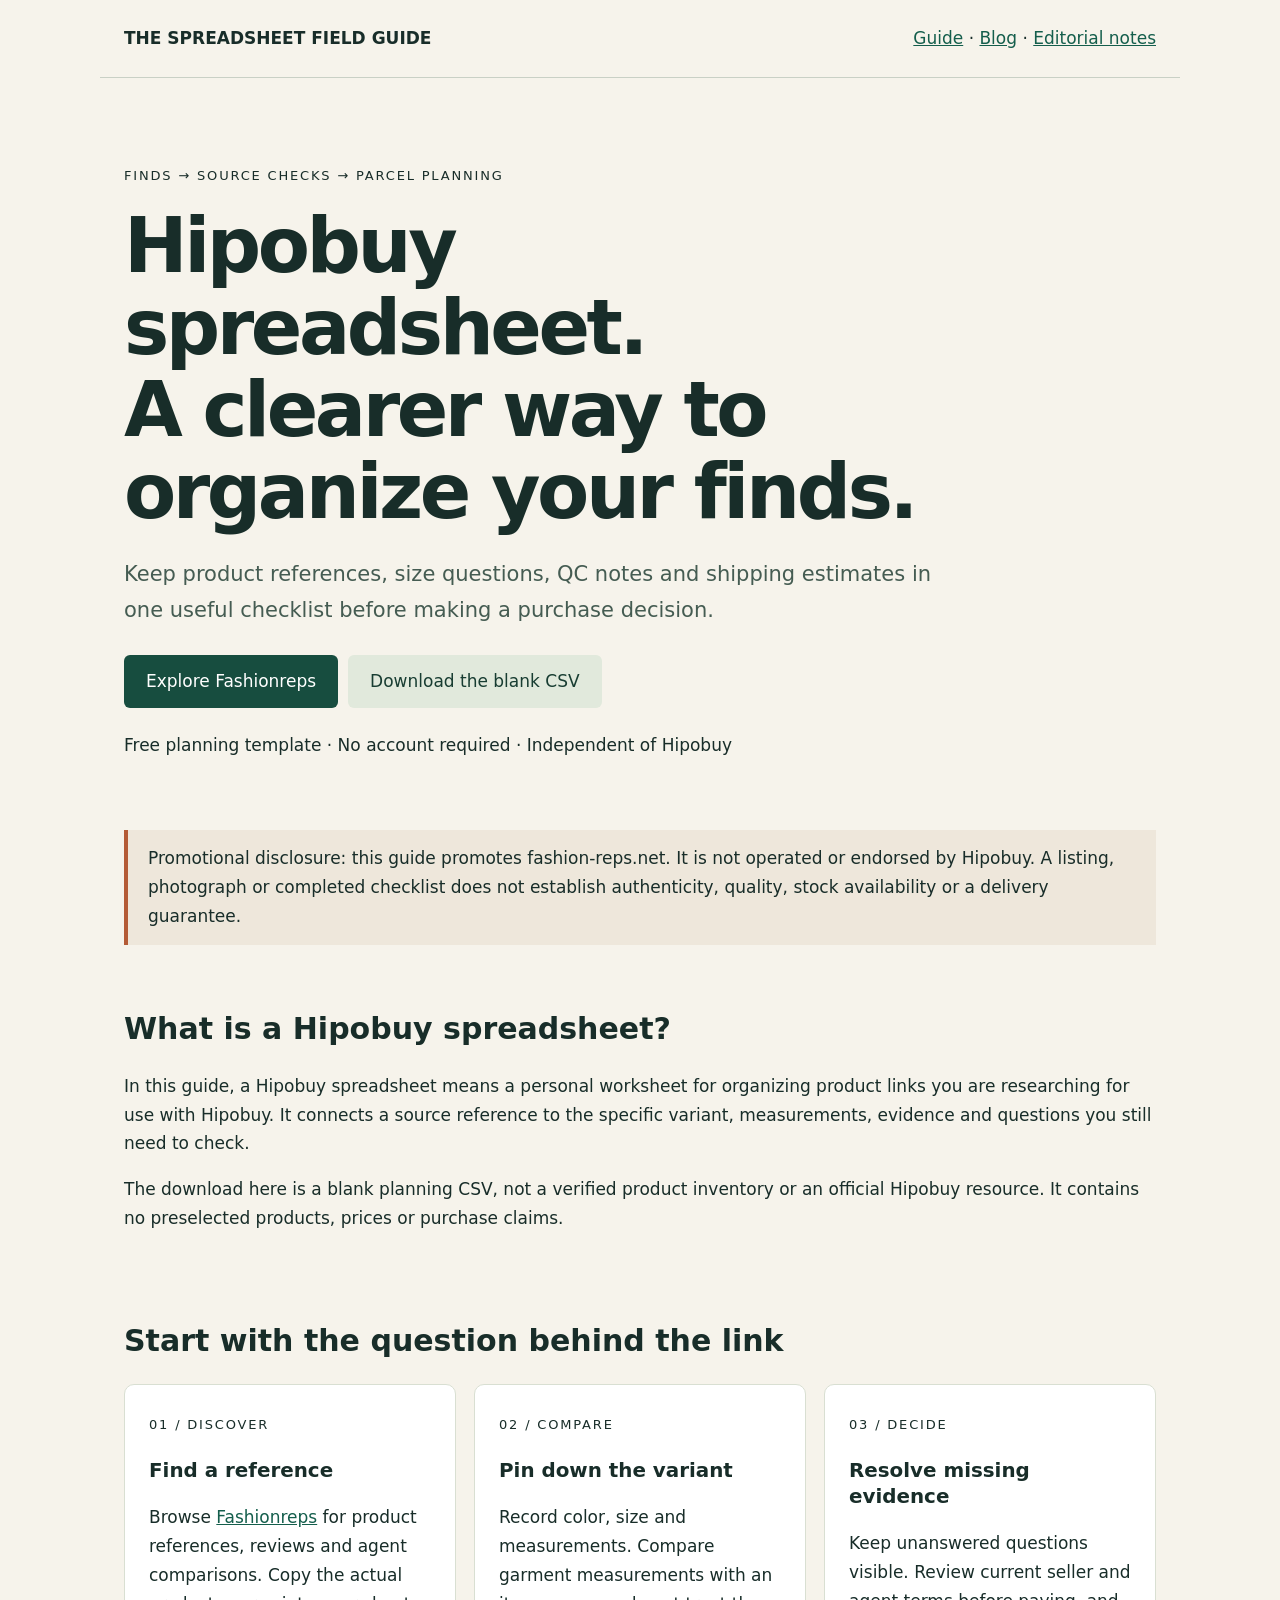
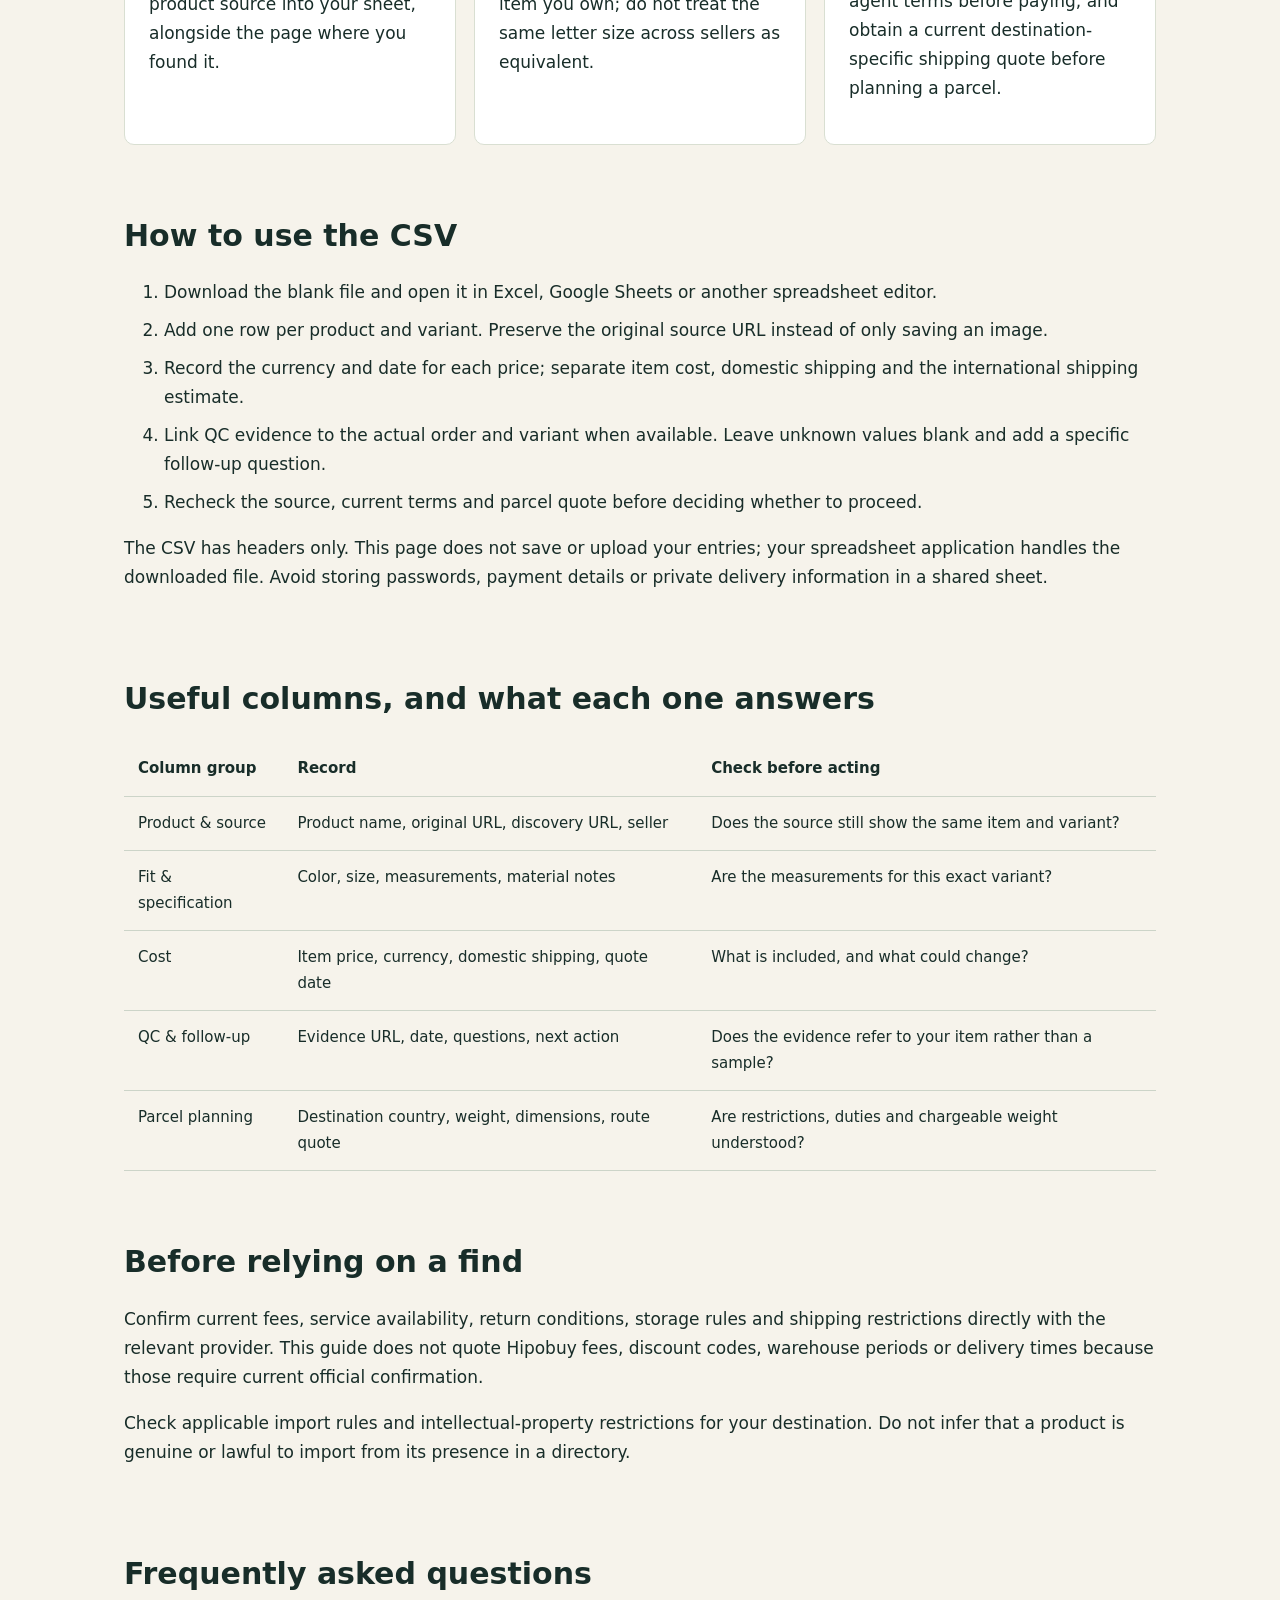
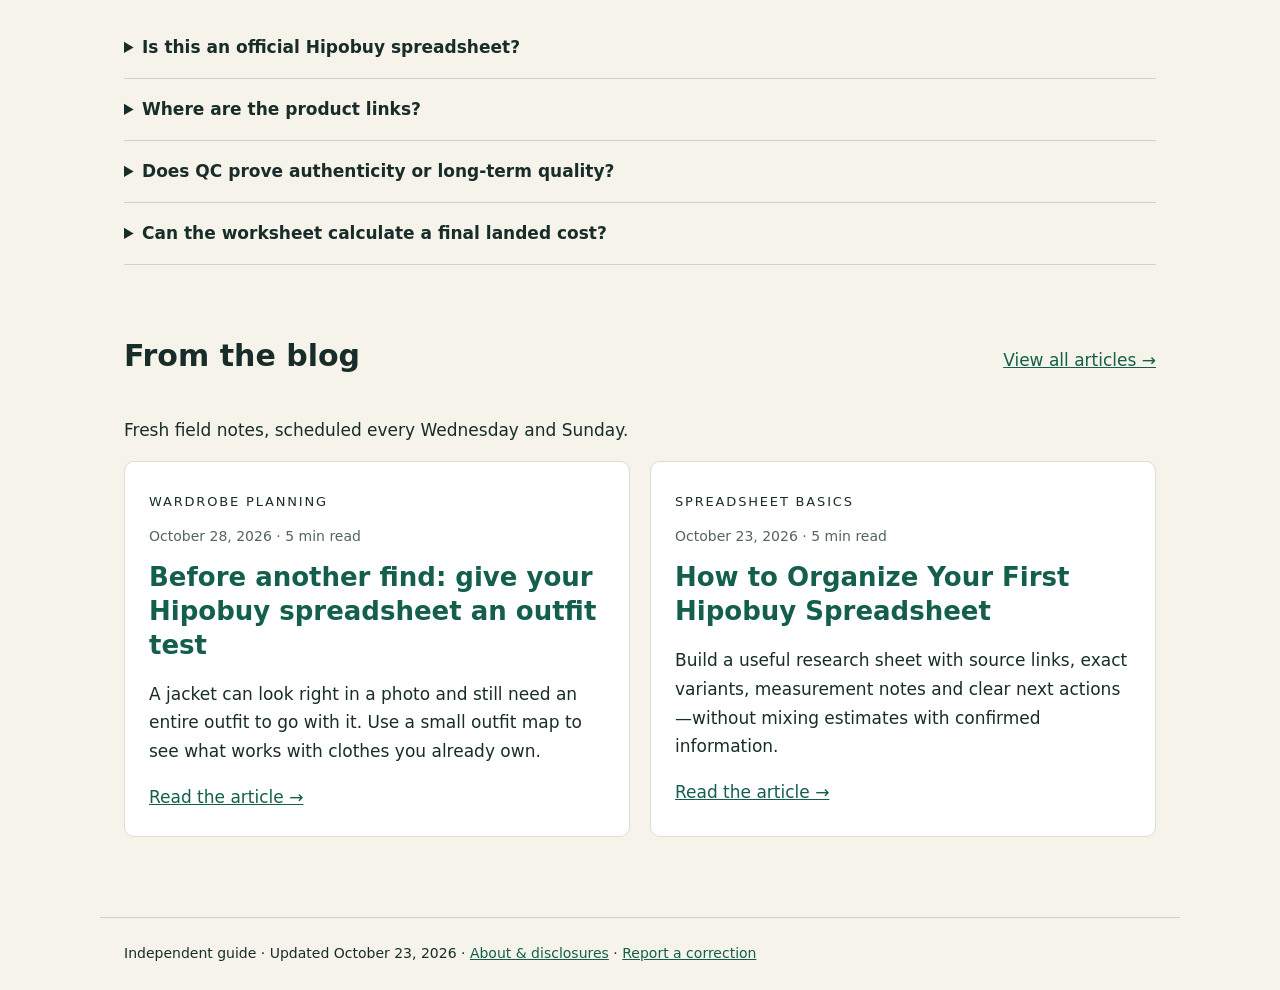
<file: index.html>
<!doctype html><html lang="en"><head><meta charset="utf-8"><meta name="viewport" content="width=device-width, initial-scale=1"><link rel="stylesheet" href="style.css">
<!-- guide-metadata:start -->
<title>Hipobuy Spreadsheet: Product Links, QC &amp; Parcel Checklist</title>
<meta name="description" content="Organize Hipobuy product references, sizing questions, QC notes and parcel quotes. Download a blank CSV and explore Fashionreps with clear editorial disclosures.">
<link rel="canonical" href="https://revivestips.github.io/hipobuy-spreadsheet/">
<script type="application/ld+json">{"@context": "https://schema.org", "@type": "WebPage", "url": "https://revivestips.github.io/hipobuy-spreadsheet/", "name": "Hipobuy Spreadsheet: Product Links, QC & Parcel Checklist", "description": "Organize Hipobuy product references, sizing questions, QC notes and parcel quotes. Download a blank CSV and explore Fashionreps with clear editorial disclosures.", "inLanguage": "en", "dateModified": "2026-10-23"}</script>
<!-- guide-metadata:end -->
</head><body><header><strong>THE SPREADSHEET FIELD GUIDE</strong><nav aria-label="Main navigation"><a href="index.html">Guide</a> · <a href="blog.html">Blog</a> · <a href="about.html">Editorial notes</a></nav></header><main><div class="hero"><span class="eyebrow">Finds → source checks → parcel planning</span><h1>Hipobuy spreadsheet.<br>A clearer way to organize your finds.</h1><p class="lead">Keep product references, size questions, QC notes and shipping estimates in one useful checklist before making a purchase decision.</p><a class="button" href="https://fashion-reps.net/" rel="sponsored">Explore Fashionreps</a><a class="button secondary" href="hipobuy-checklist.csv" download>Download the blank CSV</a><p>Free planning template · No account required · Independent of Hipobuy</p></div>
<p class="note">Promotional disclosure: this guide promotes fashion-reps.net. It is not operated or endorsed by Hipobuy. A listing, photograph or completed checklist does not establish authenticity, quality, stock availability or a delivery guarantee.</p>
<section><h2>What is a Hipobuy spreadsheet?</h2><p>In this guide, a Hipobuy spreadsheet means a personal worksheet for organizing product links you are researching for use with Hipobuy. It connects a source reference to the specific variant, measurements, evidence and questions you still need to check.</p><p>The download here is a blank planning CSV, not a verified product inventory or an official Hipobuy resource. It contains no preselected products, prices or purchase claims.</p></section>
<section><h2>Start with the question behind the link</h2><div class="grid"><article class="card"><span class="eyebrow">01 / Discover</span><h3>Find a reference</h3><p>Browse <a href="https://fashion-reps.net/" rel="sponsored">Fashionreps</a> for product references, reviews and agent comparisons. Copy the actual product source into your sheet, alongside the page where you found it.</p></article><article class="card"><span class="eyebrow">02 / Compare</span><h3>Pin down the variant</h3><p>Record color, size and measurements. Compare garment measurements with an item you own; do not treat the same letter size across sellers as equivalent.</p></article><article class="card"><span class="eyebrow">03 / Decide</span><h3>Resolve missing evidence</h3><p>Keep unanswered questions visible. Review current seller and agent terms before paying, and obtain a current destination-specific shipping quote before planning a parcel.</p></article></div></section>
<section><h2>How to use the CSV</h2><ol><li>Download the blank file and open it in Excel, Google Sheets or another spreadsheet editor.</li><li>Add one row per product and variant. Preserve the original source URL instead of only saving an image.</li><li>Record the currency and date for each price; separate item cost, domestic shipping and the international shipping estimate.</li><li>Link QC evidence to the actual order and variant when available. Leave unknown values blank and add a specific follow-up question.</li><li>Recheck the source, current terms and parcel quote before deciding whether to proceed.</li></ol><p>The CSV has headers only. This page does not save or upload your entries; your spreadsheet application handles the downloaded file. Avoid storing passwords, payment details or private delivery information in a shared sheet.</p></section>
<section><h2>Useful columns, and what each one answers</h2><div class="table"><table><thead><tr><th>Column group</th><th>Record</th><th>Check before acting</th></tr></thead><tbody><tr><td>Product & source</td><td>Product name, original URL, discovery URL, seller</td><td>Does the source still show the same item and variant?</td></tr><tr><td>Fit & specification</td><td>Color, size, measurements, material notes</td><td>Are the measurements for this exact variant?</td></tr><tr><td>Cost</td><td>Item price, currency, domestic shipping, quote date</td><td>What is included, and what could change?</td></tr><tr><td>QC & follow-up</td><td>Evidence URL, date, questions, next action</td><td>Does the evidence refer to your item rather than a sample?</td></tr><tr><td>Parcel planning</td><td>Destination country, weight, dimensions, route quote</td><td>Are restrictions, duties and chargeable weight understood?</td></tr></tbody></table></div></section>
<section><h2>Before relying on a find</h2><p>Confirm current fees, service availability, return conditions, storage rules and shipping restrictions directly with the relevant provider. This guide does not quote Hipobuy fees, discount codes, warehouse periods or delivery times because those require current official confirmation.</p><p>Check applicable import rules and intellectual-property restrictions for your destination. Do not infer that a product is genuine or lawful to import from its presence in a directory.</p></section>
<section><h2>Frequently asked questions</h2><details><summary>Is this an official Hipobuy spreadsheet?</summary><p>No. This is an independent guide with a blank organizational template. It does not represent Hipobuy or process orders.</p></details><details><summary>Where are the product links?</summary><p>The promoted destination is <a href="https://fashion-reps.net/" rel="sponsored">fashion-reps.net</a>. Research individual references there, then verify the original seller listing. The CSV intentionally contains no unverified product rows.</p></details><details><summary>Does QC prove authenticity or long-term quality?</summary><p>No. Photos can help you identify visible details and questions, but do not prove authenticity, durability, legal compliance or future performance.</p></details><details><summary>Can the worksheet calculate a final landed cost?</summary><p>No. It helps collect inputs. Ask for current shipping quotes and check exchange rates, provider fees, taxes and duties separately.</p></details></section><!-- blog-preview:start --><section id="blog" aria-labelledby="blog-heading"><div class="section-heading"><h2 id="blog-heading">From the blog</h2><a href="blog.html">View all articles →</a></div><p>Fresh field notes, scheduled every Wednesday and Sunday.</p><div class="post-list"><article class="card post-card"><span class="eyebrow">Wardrobe planning</span><p class="post-meta"><time datetime="2026-10-28">October 28, 2026</time> · 5 min read</p><h3><a href="blog-match-saved-finds-to-your-own-wardrobe.html">Before another find: give your Hipobuy spreadsheet an outfit test</a></h3><p>A jacket can look right in a photo and still need an entire outfit to go with it. Use a small outfit map to see what works with clothes you already own.</p><a href="blog-match-saved-finds-to-your-own-wardrobe.html">Read the article →</a></article><article class="card post-card"><span class="eyebrow">Spreadsheet basics</span><p class="post-meta"><time datetime="2026-10-23">October 23, 2026</time> · 5 min read</p><h3><a href="blog-organize-your-first-hipobuy-spreadsheet.html">How to Organize Your First Hipobuy Spreadsheet</a></h3><p>Build a useful research sheet with source links, exact variants, measurement notes and clear next actions—without mixing estimates with confirmed information.</p><a href="blog-organize-your-first-hipobuy-spreadsheet.html">Read the article →</a></article></div></section><!-- blog-preview:end --></main><footer>Independent guide · Updated October 23, 2026 · <a href="about.html">About & disclosures</a> · <a href="https://github.com/revivestips/hipobuy-spreadsheet/issues">Report a correction</a></footer></body></html>
</file>
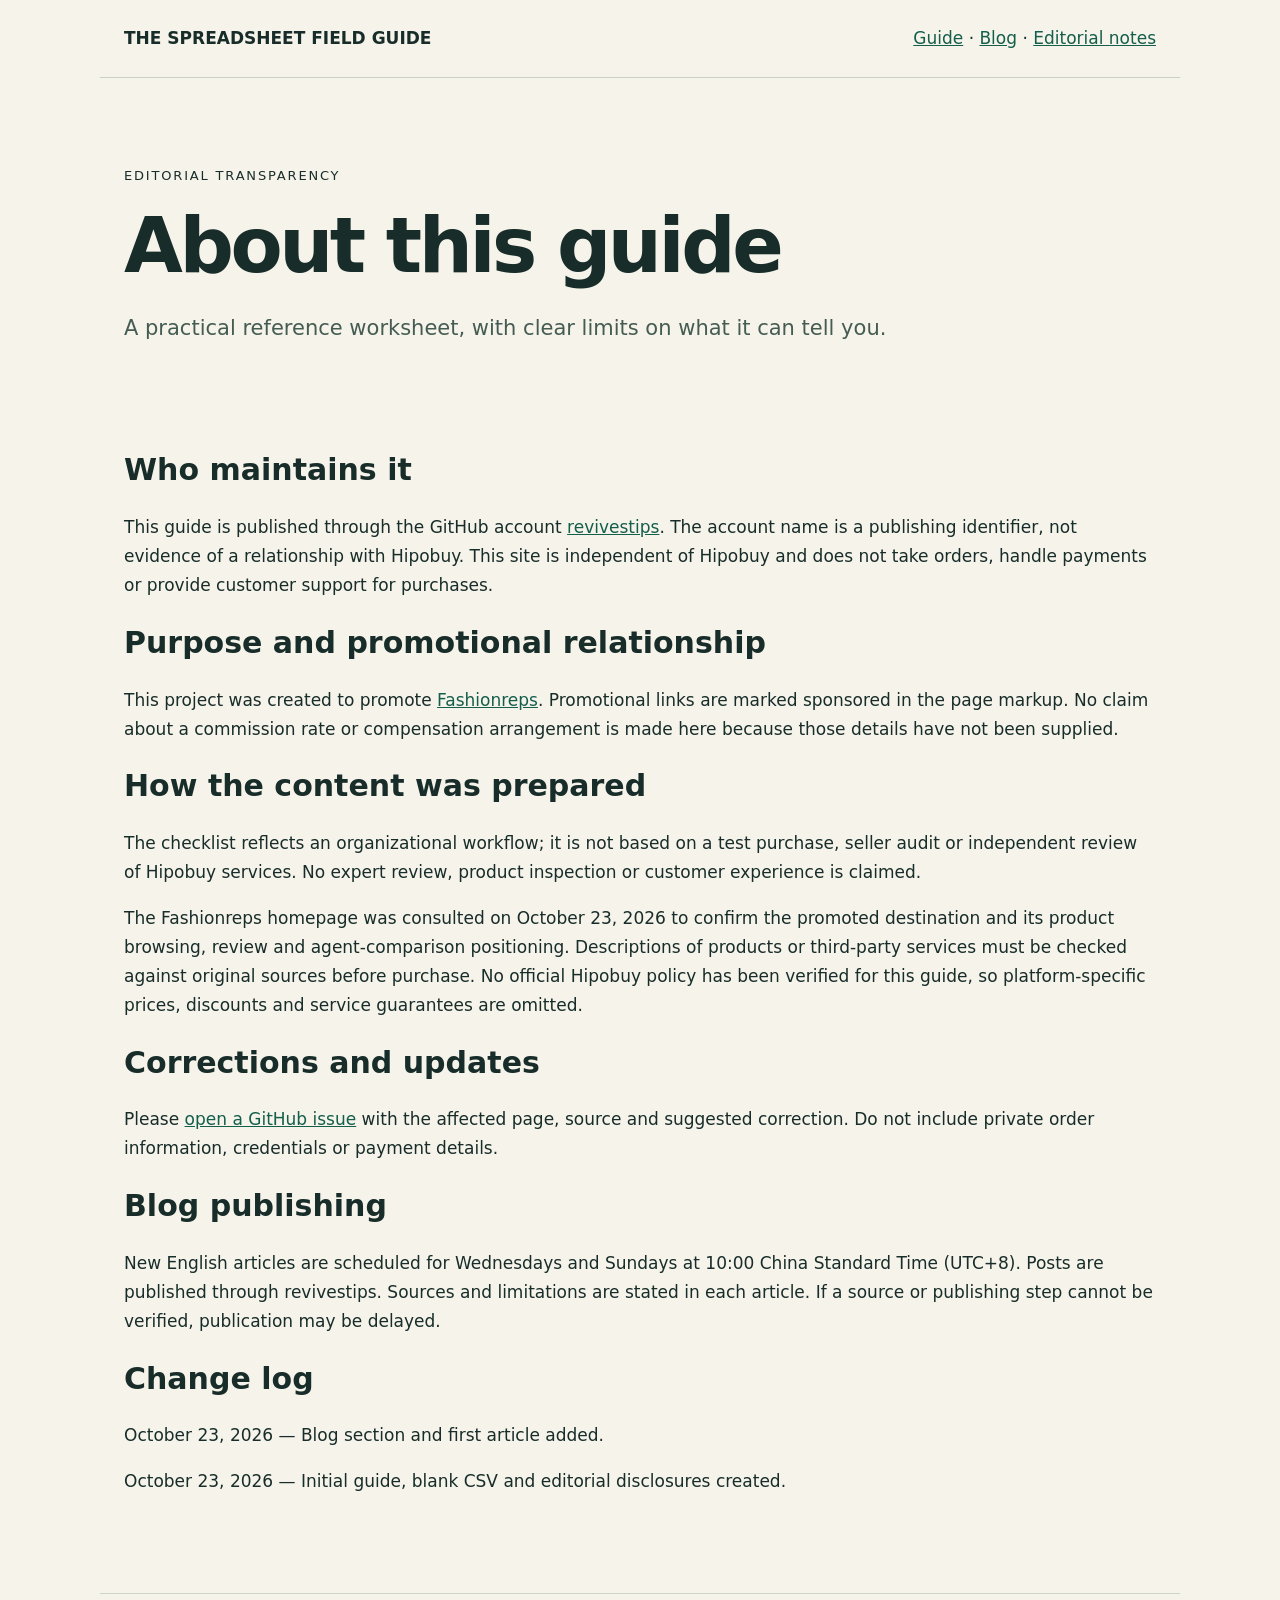
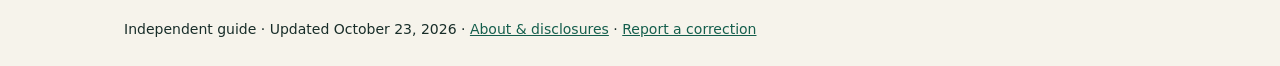
<file: about.html>
<!doctype html><html lang="en"><head><meta charset="utf-8"><meta name="viewport" content="width=device-width, initial-scale=1"><link rel="stylesheet" href="style.css">
<!-- guide-metadata:start -->
<title>About the Hipobuy Spreadsheet Guide &amp; Editorial Process</title>
<meta name="description" content="Who publishes this independent Hipobuy spreadsheet guide, its promotional purpose, source limits and correction process.">
<link rel="canonical" href="https://revivestips.github.io/hipobuy-spreadsheet/about.html">
<script type="application/ld+json">{"@context": "https://schema.org", "@type": "AboutPage", "url": "https://revivestips.github.io/hipobuy-spreadsheet/about.html", "name": "About the Hipobuy Spreadsheet Guide & Editorial Process", "description": "Who publishes this independent Hipobuy spreadsheet guide, its promotional purpose, source limits and correction process.", "inLanguage": "en", "dateModified": "2026-10-23"}</script>
<!-- guide-metadata:end -->
</head><body><header><strong>THE SPREADSHEET FIELD GUIDE</strong><nav aria-label="Main navigation"><a href="index.html">Guide</a> · <a href="blog.html">Blog</a> · <a href="about.html">Editorial notes</a></nav></header><main><div class="hero"><span class="eyebrow">Editorial transparency</span><h1>About this guide</h1><p class="lead">A practical reference worksheet, with clear limits on what it can tell you.</p></div><section><h2>Who maintains it</h2><p>This guide is published through the GitHub account <a href="https://github.com/revivestips">revivestips</a>. The account name is a publishing identifier, not evidence of a relationship with Hipobuy. This site is independent of Hipobuy and does not take orders, handle payments or provide customer support for purchases.</p><h2>Purpose and promotional relationship</h2><p>This project was created to promote <a href="https://fashion-reps.net/" rel="sponsored">Fashionreps</a>. Promotional links are marked sponsored in the page markup. No claim about a commission rate or compensation arrangement is made here because those details have not been supplied.</p><h2>How the content was prepared</h2><p>The checklist reflects an organizational workflow; it is not based on a test purchase, seller audit or independent review of Hipobuy services. No expert review, product inspection or customer experience is claimed.</p><p>The Fashionreps homepage was consulted on October 23, 2026 to confirm the promoted destination and its product browsing, review and agent-comparison positioning. Descriptions of products or third-party services must be checked against original sources before purchase. No official Hipobuy policy has been verified for this guide, so platform-specific prices, discounts and service guarantees are omitted.</p><h2>Corrections and updates</h2><p>Please <a href="https://github.com/revivestips/hipobuy-spreadsheet/issues">open a GitHub issue</a> with the affected page, source and suggested correction. Do not include private order information, credentials or payment details.</p><h2>Blog publishing</h2><p>New English articles are scheduled for Wednesdays and Sundays at 10:00 China Standard Time (UTC+8). Posts are published through revivestips. Sources and limitations are stated in each article. If a source or publishing step cannot be verified, publication may be delayed.</p><h2>Change log</h2><p>October 23, 2026 — Blog section and first article added.</p><p>October 23, 2026 — Initial guide, blank CSV and editorial disclosures created.</p></section></main><footer>Independent guide · Updated October 23, 2026 · <a href="about.html">About & disclosures</a> · <a href="https://github.com/revivestips/hipobuy-spreadsheet/issues">Report a correction</a></footer></body></html>
</file>
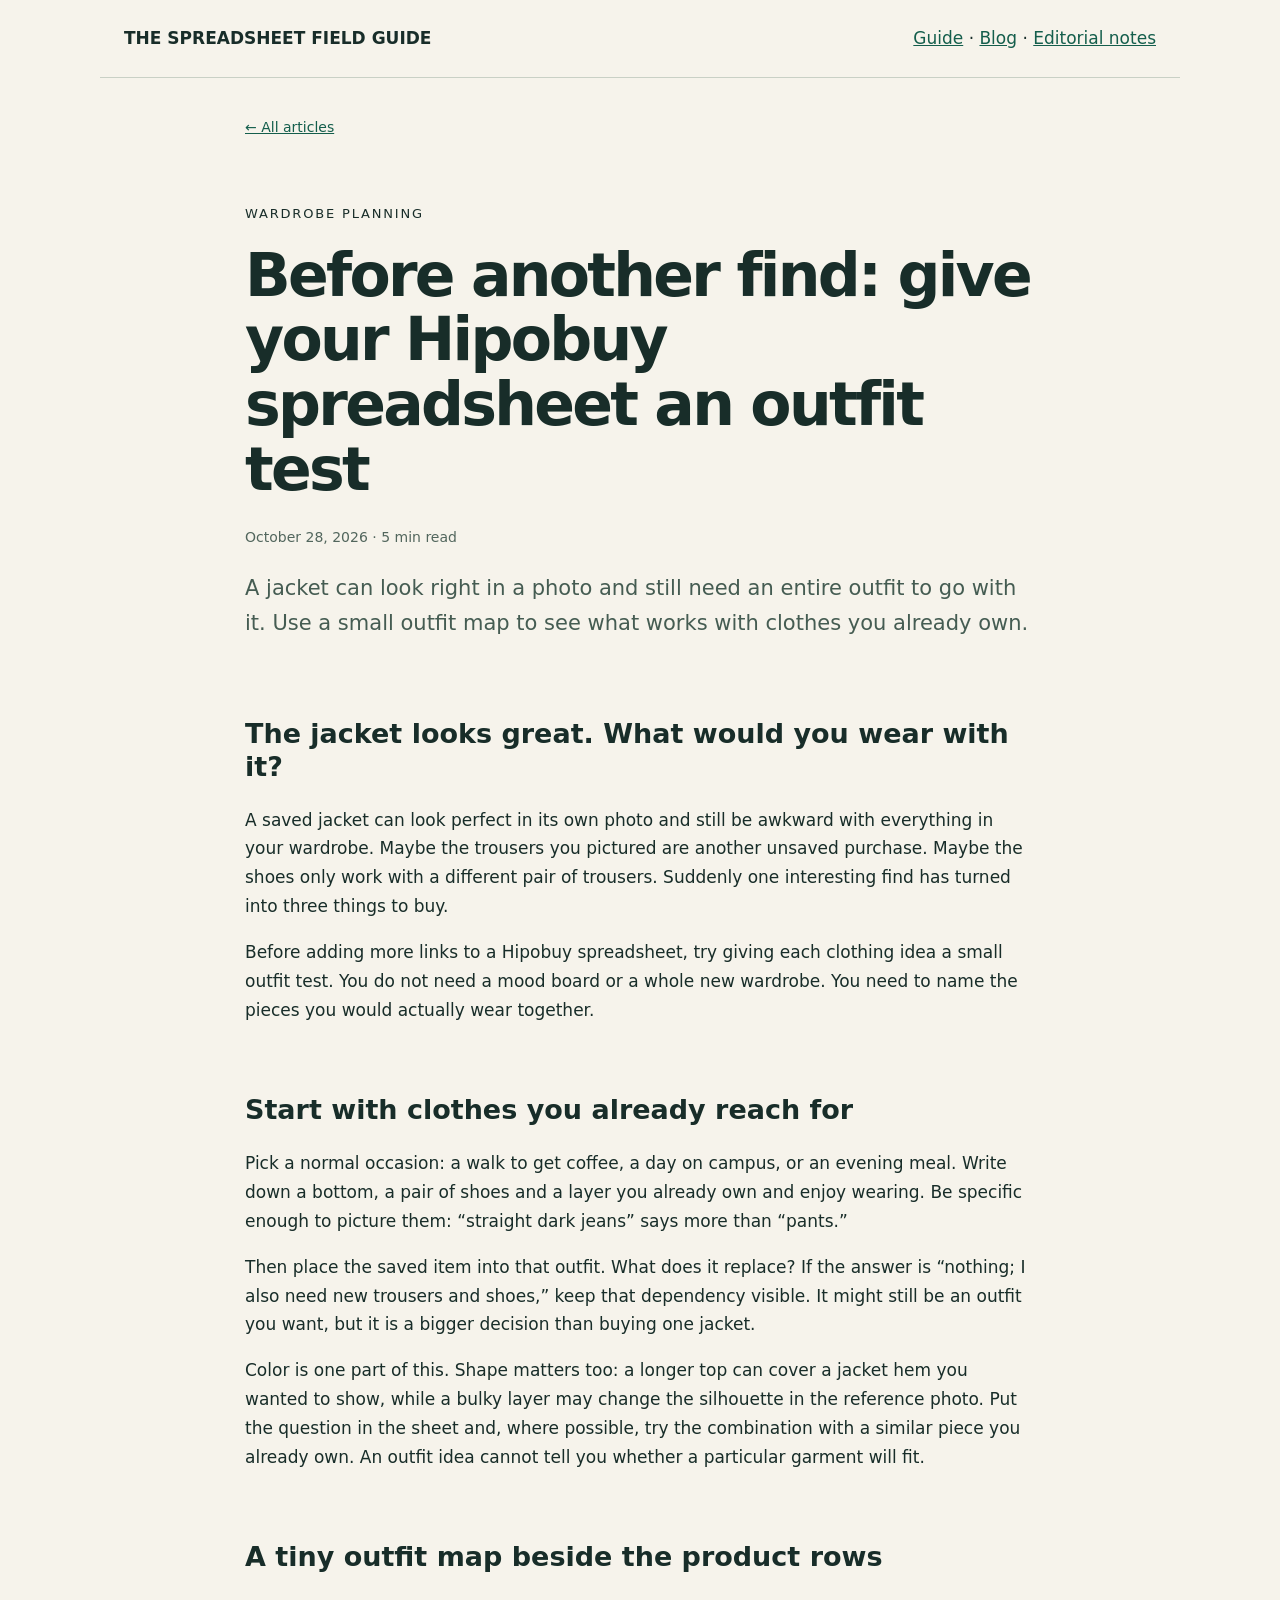
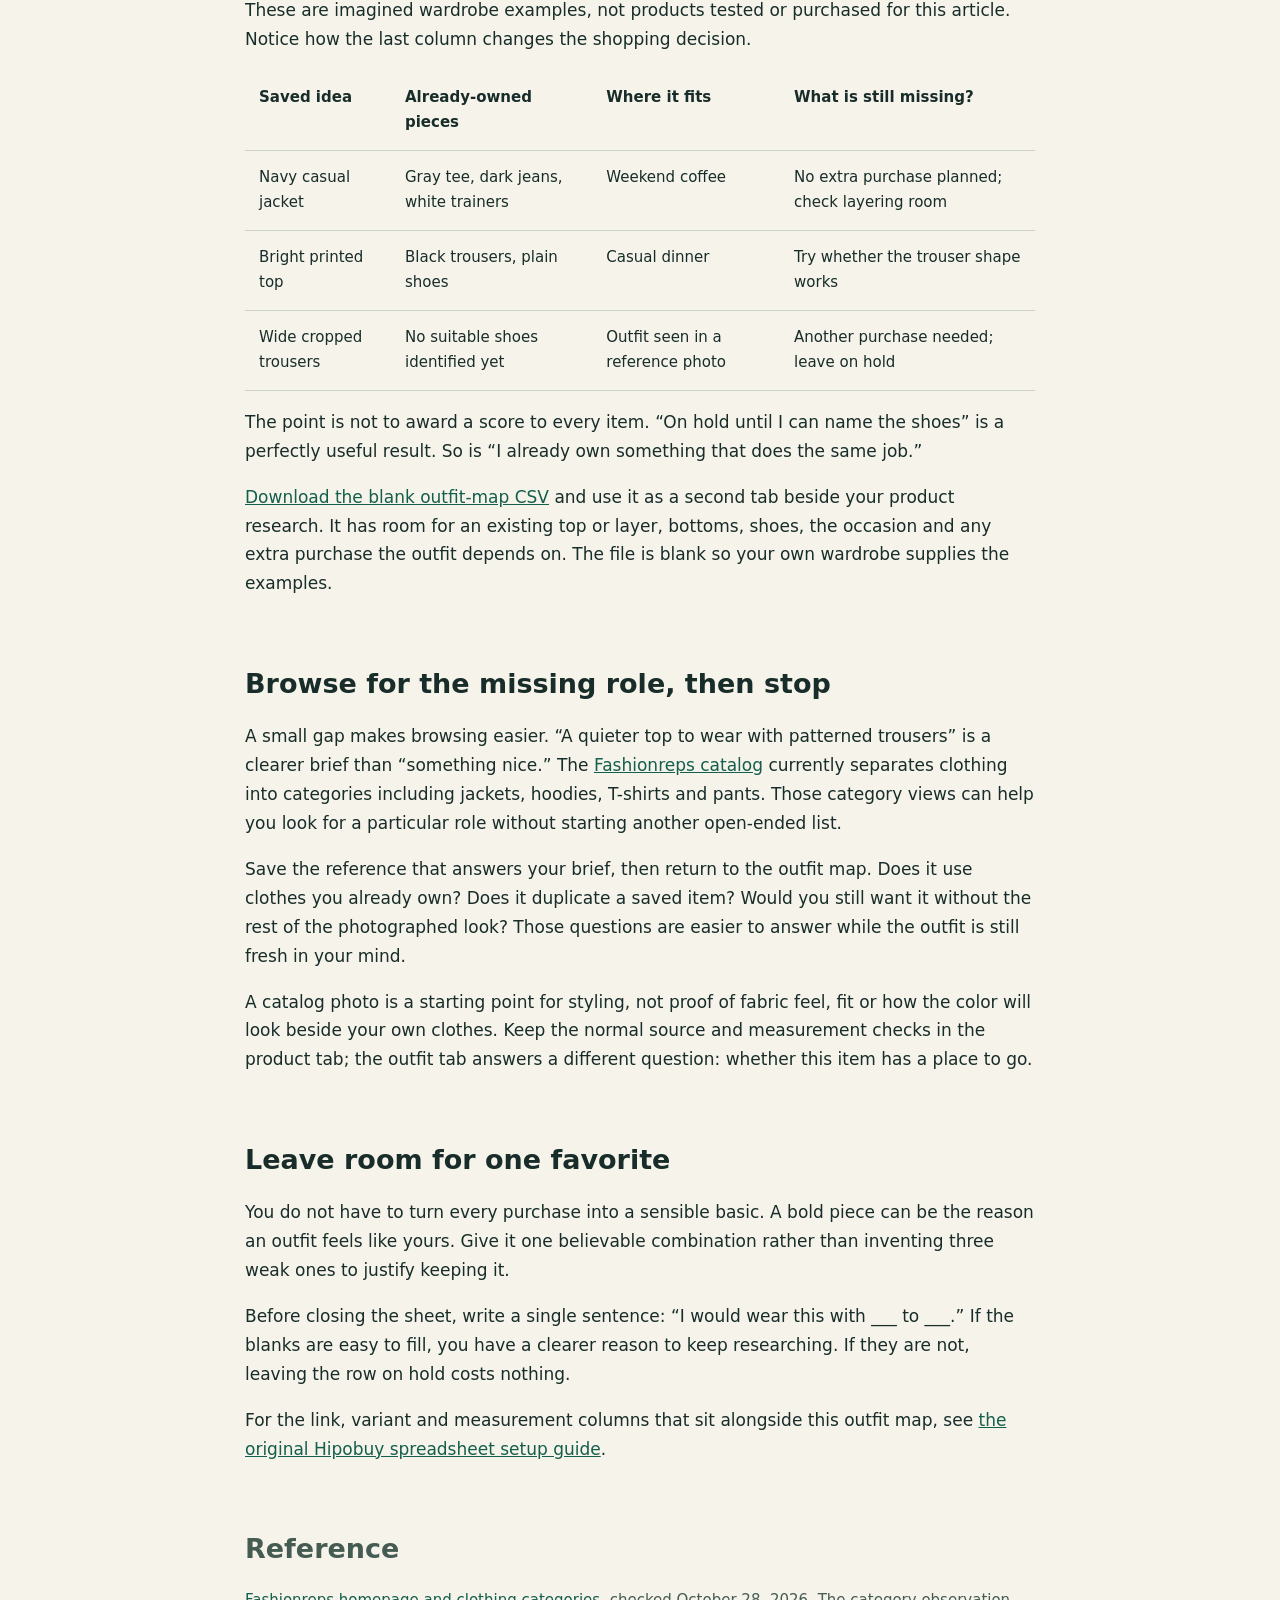
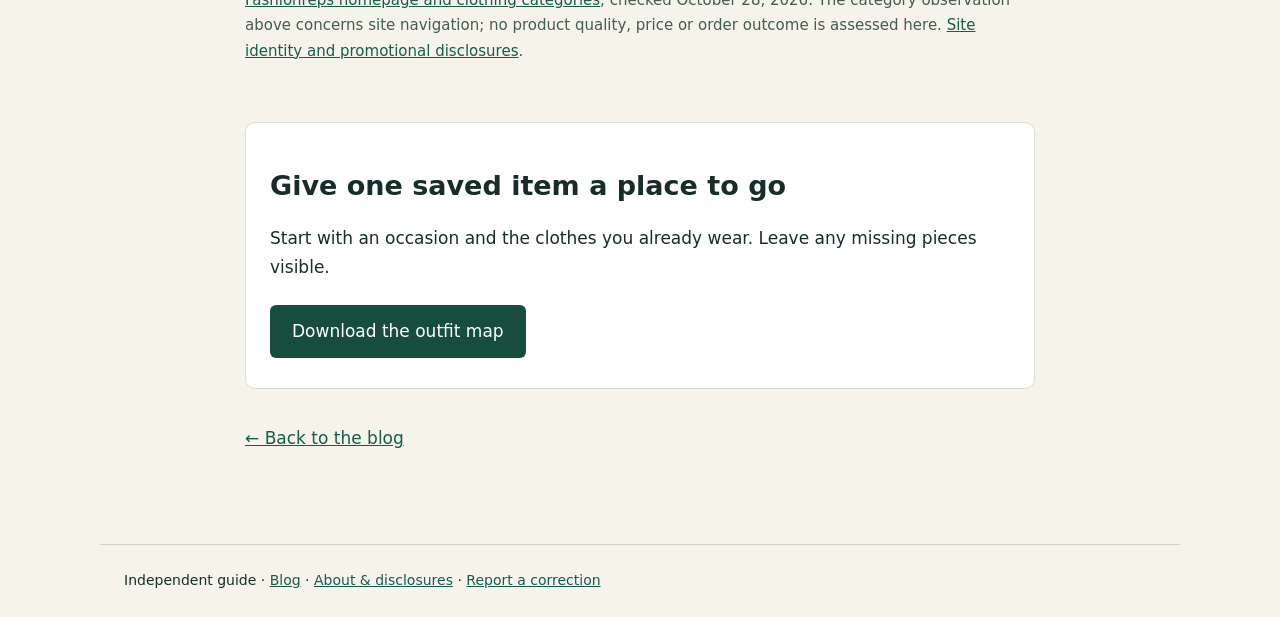
<file: blog-match-saved-finds-to-your-own-wardrobe.html>
<!doctype html>
<html lang="en"><head><meta charset="utf-8"><meta name="viewport" content="width=device-width, initial-scale=1"><title>Before another find: give your Hipobuy spreadsheet an outfit test</title><meta name="description" content="A jacket can look right in a photo and still need an entire outfit to go with it. Use a small outfit map to see what works with clothes you already own."><link rel="canonical" href="https://revivestips.github.io/hipobuy-spreadsheet/blog-match-saved-finds-to-your-own-wardrobe.html"><link rel="stylesheet" href="style.css"><script type="application/ld+json">{"@context": "https://schema.org", "@type": "BlogPosting", "url": "https://revivestips.github.io/hipobuy-spreadsheet/blog-match-saved-finds-to-your-own-wardrobe.html", "name": "Before another find: give your Hipobuy spreadsheet an outfit test", "description": "A jacket can look right in a photo and still need an entire outfit to go with it. Use a small outfit map to see what works with clothes you already own.", "inLanguage": "en", "dateModified": "2026-10-28", "headline": "Before another find: give your Hipobuy spreadsheet an outfit test", "datePublished": "2026-10-28", "mainEntityOfPage": "https://revivestips.github.io/hipobuy-spreadsheet/blog-match-saved-finds-to-your-own-wardrobe.html"}</script></head><body><header><strong>THE SPREADSHEET FIELD GUIDE</strong><nav aria-label="Main navigation"><a href="index.html">Guide</a> · <a href="blog.html">Blog</a> · <a href="about.html">Editorial notes</a></nav></header><main id="content"><article class="blog-article"><p class="breadcrumb"><a href="blog.html">← All articles</a></p><div class="hero"><span class="eyebrow">Wardrobe planning</span><h1>Before another find: give your Hipobuy spreadsheet an outfit test</h1><p class="post-meta"><time datetime="2026-10-28">October 28, 2026</time> · 5 min read</p><p class="lead">A jacket can look right in a photo and still need an entire outfit to go with it. Use a small outfit map to see what works with clothes you already own.</p></div><section><h2>The jacket looks great. What would you wear with it?</h2><p>A saved jacket can look perfect in its own photo and still be awkward with everything in your wardrobe. Maybe the trousers you pictured are another unsaved purchase. Maybe the shoes only work with a different pair of trousers. Suddenly one interesting find has turned into three things to buy.</p><p>Before adding more links to a Hipobuy spreadsheet, try giving each clothing idea a small outfit test. You do not need a mood board or a whole new wardrobe. You need to name the pieces you would actually wear together.</p></section>
<section><h2>Start with clothes you already reach for</h2><p>Pick a normal occasion: a walk to get coffee, a day on campus, or an evening meal. Write down a bottom, a pair of shoes and a layer you already own and enjoy wearing. Be specific enough to picture them: “straight dark jeans” says more than “pants.”</p><p>Then place the saved item into that outfit. What does it replace? If the answer is “nothing; I also need new trousers and shoes,” keep that dependency visible. It might still be an outfit you want, but it is a bigger decision than buying one jacket.</p><p>Color is one part of this. Shape matters too: a longer top can cover a jacket hem you wanted to show, while a bulky layer may change the silhouette in the reference photo. Put the question in the sheet and, where possible, try the combination with a similar piece you already own. An outfit idea cannot tell you whether a particular garment will fit.</p></section>
<section><h2>A tiny outfit map beside the product rows</h2><p>These are imagined wardrobe examples, not products tested or purchased for this article. Notice how the last column changes the shopping decision.</p><div class="table"><table><thead><tr><th>Saved idea</th><th>Already-owned pieces</th><th>Where it fits</th><th>What is still missing?</th></tr></thead><tbody><tr><td>Navy casual jacket</td><td>Gray tee, dark jeans, white trainers</td><td>Weekend coffee</td><td>No extra purchase planned; check layering room</td></tr><tr><td>Bright printed top</td><td>Black trousers, plain shoes</td><td>Casual dinner</td><td>Try whether the trouser shape works</td></tr><tr><td>Wide cropped trousers</td><td>No suitable shoes identified yet</td><td>Outfit seen in a reference photo</td><td>Another purchase needed; leave on hold</td></tr></tbody></table></div><p>The point is not to award a score to every item. “On hold until I can name the shoes” is a perfectly useful result. So is “I already own something that does the same job.”</p><p><a href="hipobuy-outfit-map.csv" download>Download the blank outfit-map CSV</a> and use it as a second tab beside your product research. It has room for an existing top or layer, bottoms, shoes, the occasion and any extra purchase the outfit depends on. The file is blank so your own wardrobe supplies the examples.</p></section>
<section><h2>Browse for the missing role, then stop</h2><p>A small gap makes browsing easier. “A quieter top to wear with patterned trousers” is a clearer brief than “something nice.” The <a href="https://fashion-reps.net/" rel="sponsored">Fashionreps catalog</a> currently separates clothing into categories including jackets, hoodies, T-shirts and pants. Those category views can help you look for a particular role without starting another open-ended list.</p><p>Save the reference that answers your brief, then return to the outfit map. Does it use clothes you already own? Does it duplicate a saved item? Would you still want it without the rest of the photographed look? Those questions are easier to answer while the outfit is still fresh in your mind.</p><p>A catalog photo is a starting point for styling, not proof of fabric feel, fit or how the color will look beside your own clothes. Keep the normal source and measurement checks in the product tab; the outfit tab answers a different question: whether this item has a place to go.</p></section>
<section><h2>Leave room for one favorite</h2><p>You do not have to turn every purchase into a sensible basic. A bold piece can be the reason an outfit feels like yours. Give it one believable combination rather than inventing three weak ones to justify keeping it.</p><p>Before closing the sheet, write a single sentence: “I would wear this with ___ to ___.” If the blanks are easy to fill, you have a clearer reason to keep researching. If they are not, leaving the row on hold costs nothing.</p><p>For the link, variant and measurement columns that sit alongside this outfit map, see <a href="blog-organize-your-first-hipobuy-spreadsheet.html">the original Hipobuy spreadsheet setup guide</a>.</p></section>
<section class="article-notes"><h2>Reference</h2><p><a href="https://fashion-reps.net/" rel="sponsored">Fashionreps homepage and clothing categories</a>, checked October 28, 2026. The category observation above concerns site navigation; no product quality, price or order outcome is assessed here. <a href="about.html">Site identity and promotional disclosures</a>.</p></section><aside class="card article-cta"><h2>Give one saved item a place to go</h2><p>Start with an occasion and the clothes you already wear. Leave any missing pieces visible.</p><a class="button" href="hipobuy-outfit-map.csv" download>Download the outfit map</a></aside><p class="article-end"><a href="blog.html">← Back to the blog</a></p></article></main><footer>Independent guide · <a href="blog.html">Blog</a> · <a href="about.html">About & disclosures</a> · <a href="https://github.com/revivestips/hipobuy-spreadsheet/issues">Report a correction</a></footer></body></html>
</file>
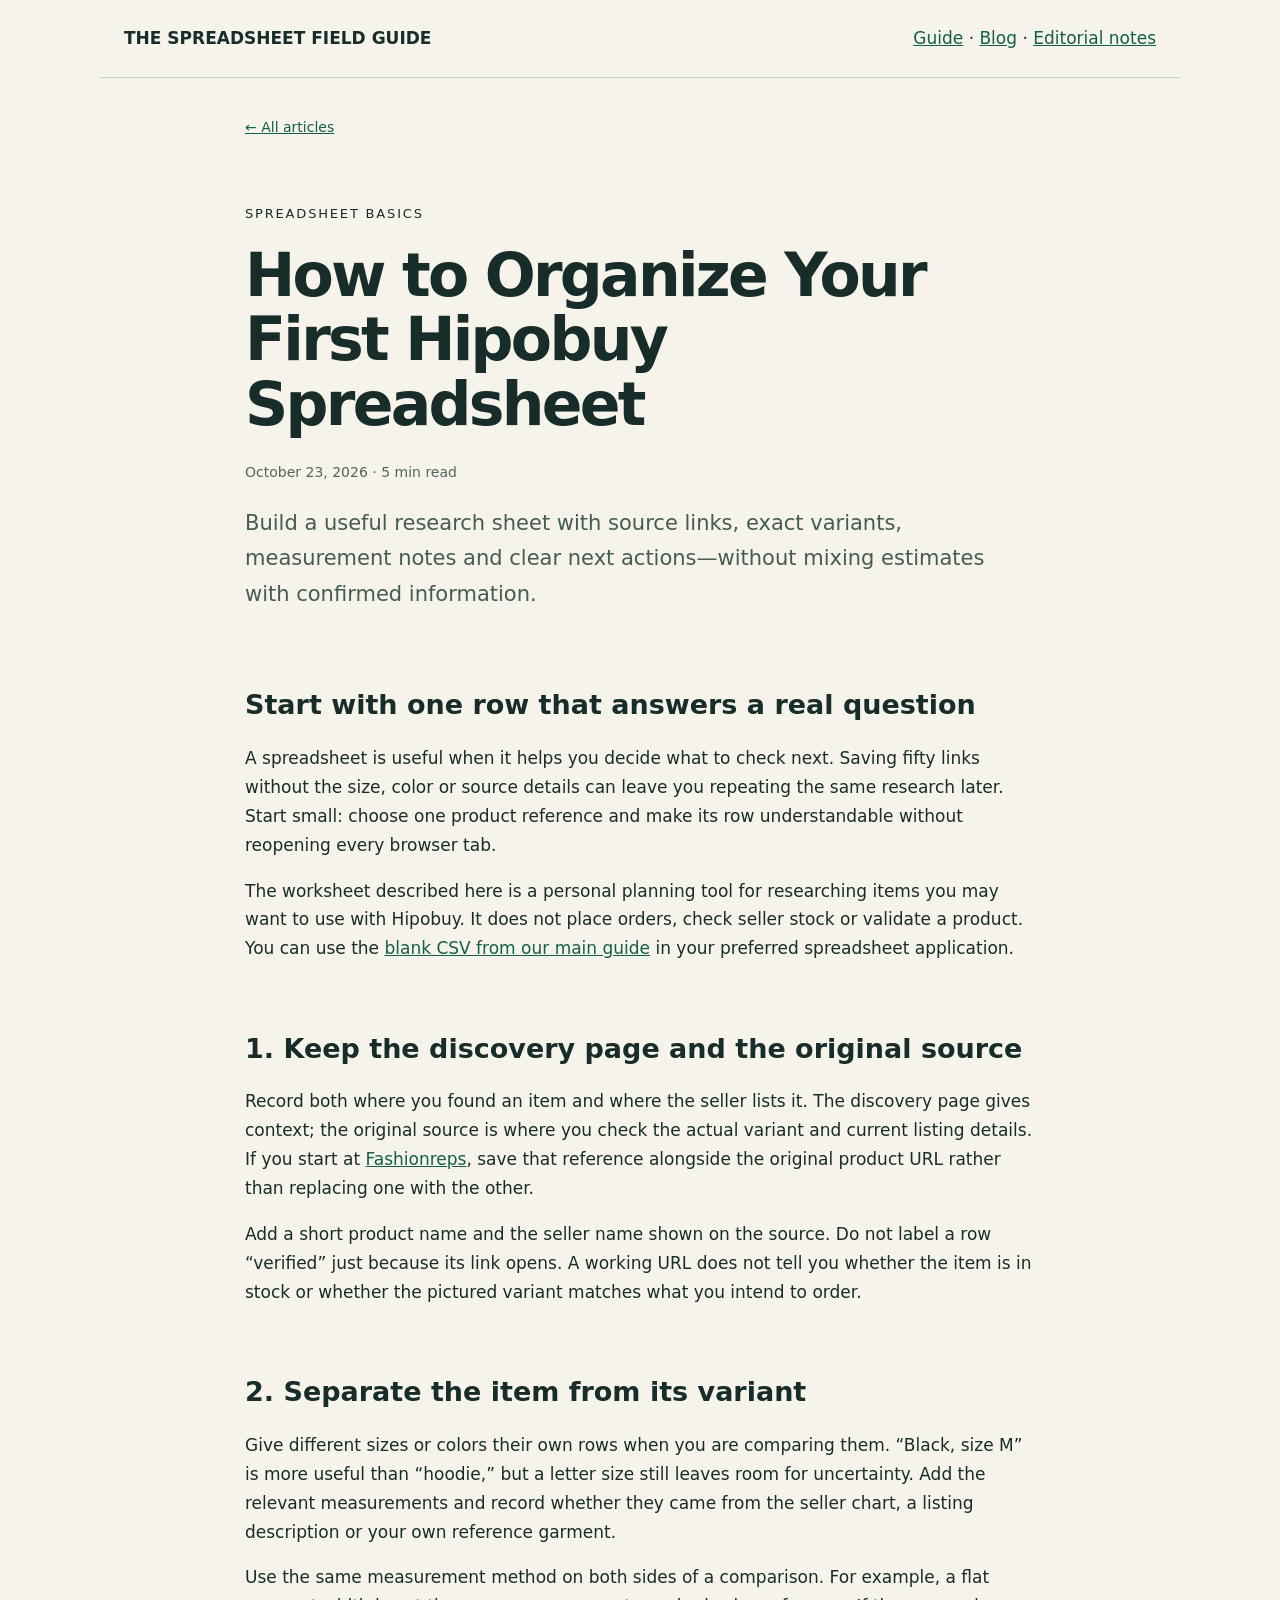
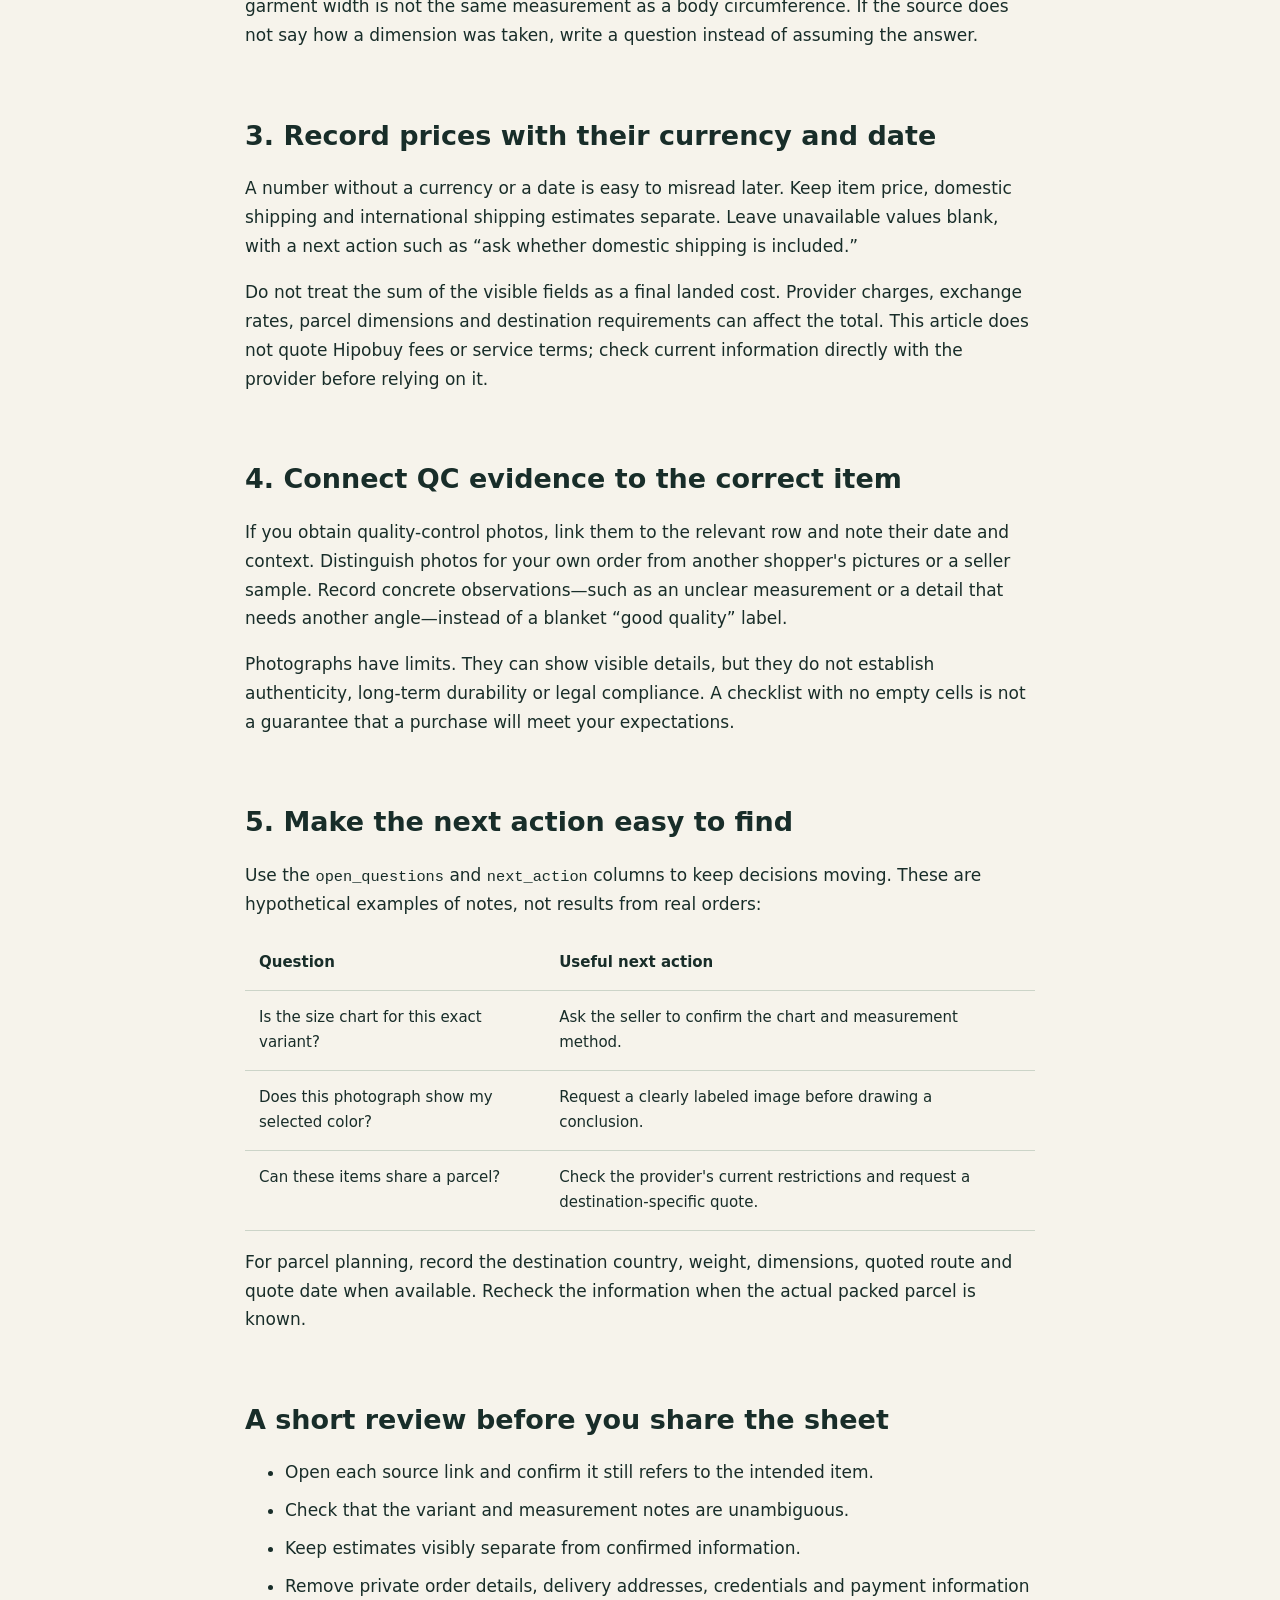
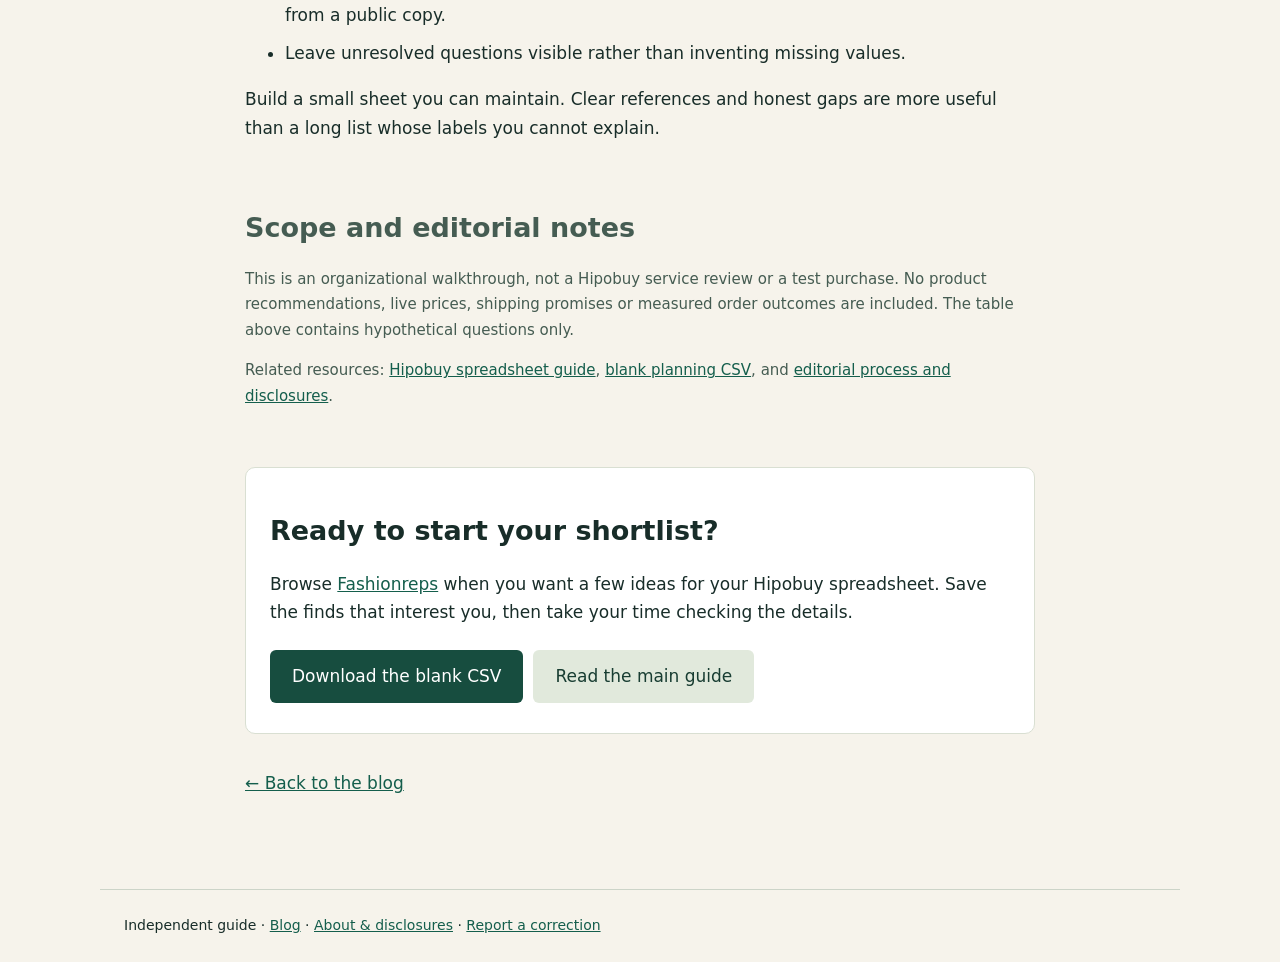
<file: blog-organize-your-first-hipobuy-spreadsheet.html>
<!doctype html>
<html lang="en"><head><meta charset="utf-8"><meta name="viewport" content="width=device-width, initial-scale=1"><title>How to Organize Your First Hipobuy Spreadsheet</title><meta name="description" content="Build a useful research sheet with source links, exact variants, measurement notes and clear next actions—without mixing estimates with confirmed information."><link rel="canonical" href="https://revivestips.github.io/hipobuy-spreadsheet/blog-organize-your-first-hipobuy-spreadsheet.html"><link rel="stylesheet" href="style.css"><script type="application/ld+json">{"@context": "https://schema.org", "@type": "BlogPosting", "url": "https://revivestips.github.io/hipobuy-spreadsheet/blog-organize-your-first-hipobuy-spreadsheet.html", "name": "How to Organize Your First Hipobuy Spreadsheet", "description": "Build a useful research sheet with source links, exact variants, measurement notes and clear next actions\u2014without mixing estimates with confirmed information.", "inLanguage": "en", "dateModified": "2026-10-23", "headline": "How to Organize Your First Hipobuy Spreadsheet", "datePublished": "2026-10-23", "mainEntityOfPage": "https://revivestips.github.io/hipobuy-spreadsheet/blog-organize-your-first-hipobuy-spreadsheet.html"}</script></head><body><header><strong>THE SPREADSHEET FIELD GUIDE</strong><nav aria-label="Main navigation"><a href="index.html">Guide</a> · <a href="blog.html">Blog</a> · <a href="about.html">Editorial notes</a></nav></header><main id="content"><article class="blog-article"><p class="breadcrumb"><a href="blog.html">← All articles</a></p><div class="hero"><span class="eyebrow">Spreadsheet basics</span><h1>How to Organize Your First Hipobuy Spreadsheet</h1><p class="post-meta"><time datetime="2026-10-23">October 23, 2026</time> · 5 min read</p><p class="lead">Build a useful research sheet with source links, exact variants, measurement notes and clear next actions—without mixing estimates with confirmed information.</p></div><section><h2>Start with one row that answers a real question</h2><p>A spreadsheet is useful when it helps you decide what to check next. Saving fifty links without the size, color or source details can leave you repeating the same research later. Start small: choose one product reference and make its row understandable without reopening every browser tab.</p><p>The worksheet described here is a personal planning tool for researching items you may want to use with Hipobuy. It does not place orders, check seller stock or validate a product. You can use the <a href="hipobuy-checklist.csv" download>blank CSV from our main guide</a> in your preferred spreadsheet application.</p></section>
<section><h2>1. Keep the discovery page and the original source</h2><p>Record both where you found an item and where the seller lists it. The discovery page gives context; the original source is where you check the actual variant and current listing details. If you start at <a href="https://fashion-reps.net/" rel="sponsored">Fashionreps</a>, save that reference alongside the original product URL rather than replacing one with the other.</p><p>Add a short product name and the seller name shown on the source. Do not label a row “verified” just because its link opens. A working URL does not tell you whether the item is in stock or whether the pictured variant matches what you intend to order.</p></section>
<section><h2>2. Separate the item from its variant</h2><p>Give different sizes or colors their own rows when you are comparing them. “Black, size M” is more useful than “hoodie,” but a letter size still leaves room for uncertainty. Add the relevant measurements and record whether they came from the seller chart, a listing description or your own reference garment.</p><p>Use the same measurement method on both sides of a comparison. For example, a flat garment width is not the same measurement as a body circumference. If the source does not say how a dimension was taken, write a question instead of assuming the answer.</p></section>
<section><h2>3. Record prices with their currency and date</h2><p>A number without a currency or a date is easy to misread later. Keep item price, domestic shipping and international shipping estimates separate. Leave unavailable values blank, with a next action such as “ask whether domestic shipping is included.”</p><p>Do not treat the sum of the visible fields as a final landed cost. Provider charges, exchange rates, parcel dimensions and destination requirements can affect the total. This article does not quote Hipobuy fees or service terms; check current information directly with the provider before relying on it.</p></section>
<section><h2>4. Connect QC evidence to the correct item</h2><p>If you obtain quality-control photos, link them to the relevant row and note their date and context. Distinguish photos for your own order from another shopper's pictures or a seller sample. Record concrete observations—such as an unclear measurement or a detail that needs another angle—instead of a blanket “good quality” label.</p><p>Photographs have limits. They can show visible details, but they do not establish authenticity, long-term durability or legal compliance. A checklist with no empty cells is not a guarantee that a purchase will meet your expectations.</p></section>
<section><h2>5. Make the next action easy to find</h2><p>Use the <code>open_questions</code> and <code>next_action</code> columns to keep decisions moving. These are hypothetical examples of notes, not results from real orders:</p><div class="table"><table><thead><tr><th>Question</th><th>Useful next action</th></tr></thead><tbody><tr><td>Is the size chart for this exact variant?</td><td>Ask the seller to confirm the chart and measurement method.</td></tr><tr><td>Does this photograph show my selected color?</td><td>Request a clearly labeled image before drawing a conclusion.</td></tr><tr><td>Can these items share a parcel?</td><td>Check the provider's current restrictions and request a destination-specific quote.</td></tr></tbody></table></div><p>For parcel planning, record the destination country, weight, dimensions, quoted route and quote date when available. Recheck the information when the actual packed parcel is known.</p></section>
<section><h2>A short review before you share the sheet</h2><ul><li>Open each source link and confirm it still refers to the intended item.</li><li>Check that the variant and measurement notes are unambiguous.</li><li>Keep estimates visibly separate from confirmed information.</li><li>Remove private order details, delivery addresses, credentials and payment information from a public copy.</li><li>Leave unresolved questions visible rather than inventing missing values.</li></ul><p>Build a small sheet you can maintain. Clear references and honest gaps are more useful than a long list whose labels you cannot explain.</p></section>
<section class="article-notes"><h2>Scope and editorial notes</h2><p>This is an organizational walkthrough, not a Hipobuy service review or a test purchase. No product recommendations, live prices, shipping promises or measured order outcomes are included. The table above contains hypothetical questions only.</p><p>Related resources: <a href="index.html">Hipobuy spreadsheet guide</a>, <a href="hipobuy-checklist.csv">blank planning CSV</a>, and <a href="about.html">editorial process and disclosures</a>.</p></section><aside class="card article-cta"><h2>Ready to start your shortlist?</h2><p>Browse <a href="https://fashion-reps.net/" rel="sponsored">Fashionreps</a> when you want a few ideas for your Hipobuy spreadsheet. Save the finds that interest you, then take your time checking the details.</p><a class="button" href="hipobuy-checklist.csv" download>Download the blank CSV</a><a class="button secondary" href="index.html">Read the main guide</a></aside><p class="article-end"><a href="blog.html">← Back to the blog</a></p></article></main><footer>Independent guide · <a href="blog.html">Blog</a> · <a href="about.html">About & disclosures</a> · <a href="https://github.com/revivestips/hipobuy-spreadsheet/issues">Report a correction</a></footer></body></html>
</file>
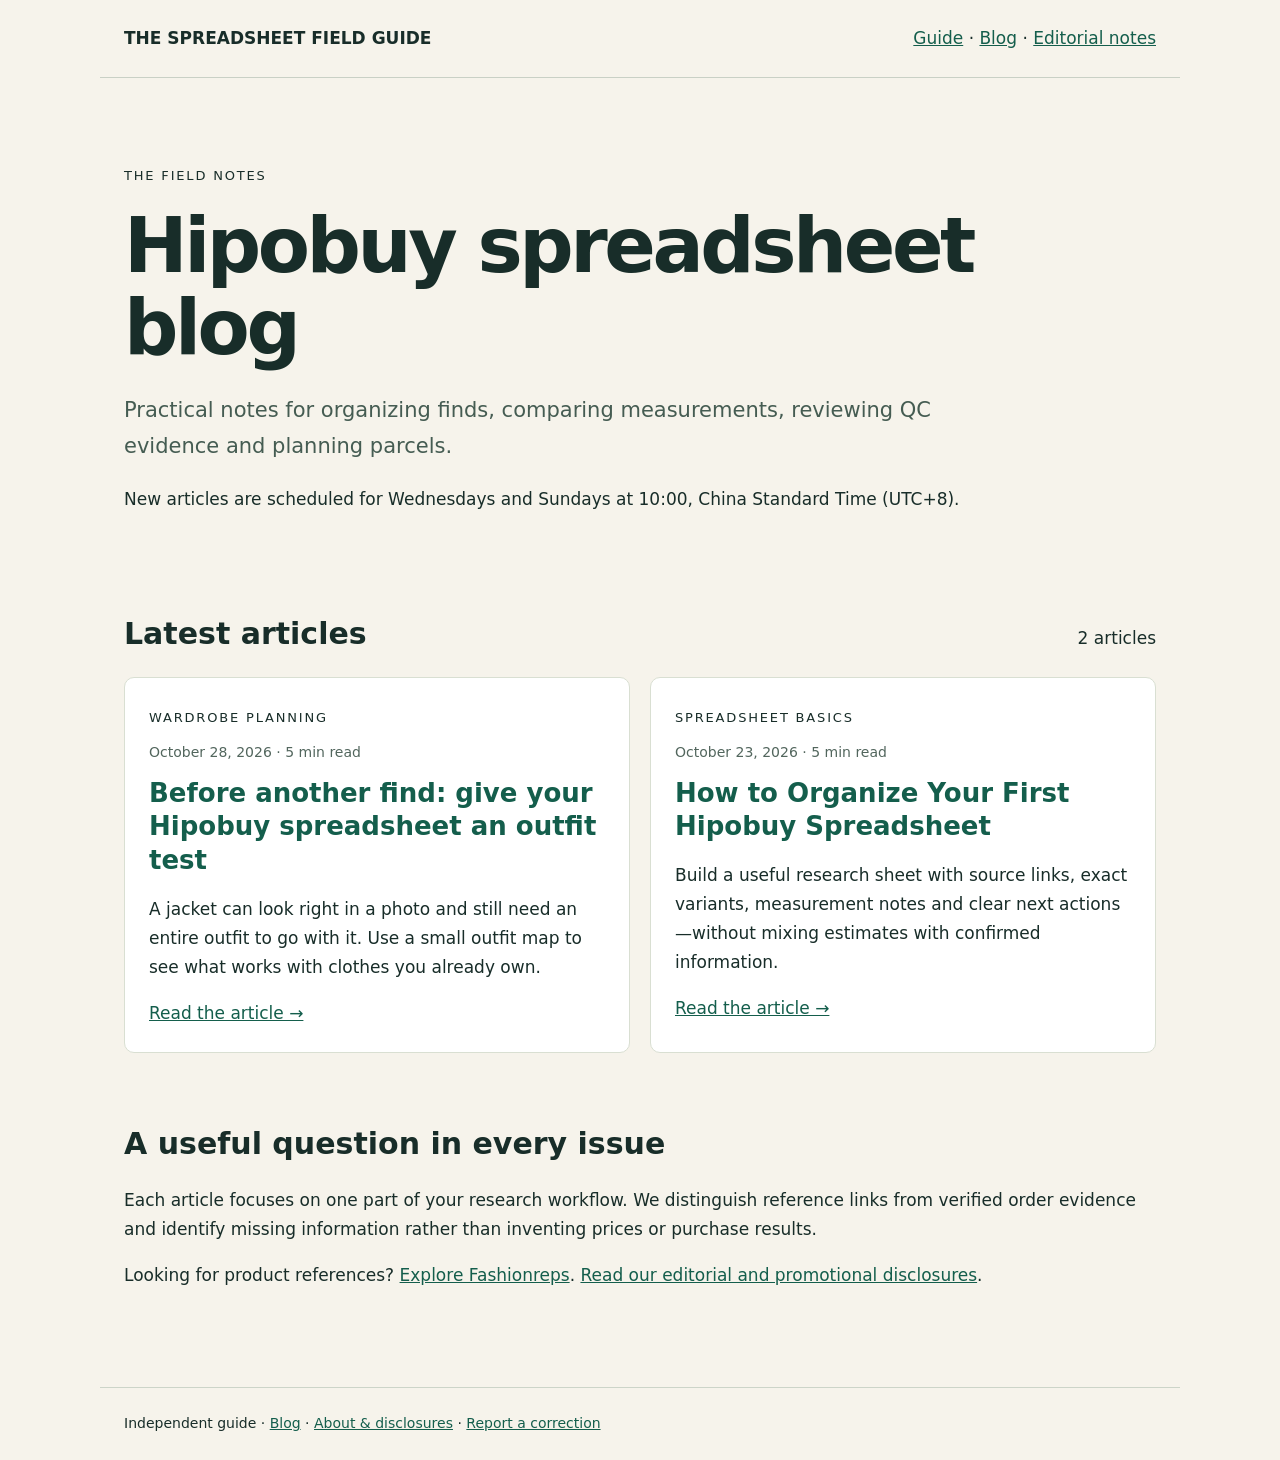
<file: blog.html>
<!doctype html>
<html lang="en"><head><meta charset="utf-8"><meta name="viewport" content="width=device-width, initial-scale=1"><title>Hipobuy Spreadsheet Blog | Guides, QC &amp; Parcel Planning</title><meta name="description" content="Read practical Hipobuy spreadsheet articles on source links, sizing, QC evidence and parcel planning. New articles scheduled twice weekly."><link rel="canonical" href="https://revivestips.github.io/hipobuy-spreadsheet/blog.html"><link rel="stylesheet" href="style.css"><script type="application/ld+json">{"@context": "https://schema.org", "@type": "CollectionPage", "url": "https://revivestips.github.io/hipobuy-spreadsheet/blog.html", "name": "Hipobuy Spreadsheet Blog | Guides, QC & Parcel Planning", "description": "Read practical Hipobuy spreadsheet articles on source links, sizing, QC evidence and parcel planning. New articles scheduled twice weekly.", "inLanguage": "en", "dateModified": "2026-10-28"}</script></head><body><header><strong>THE SPREADSHEET FIELD GUIDE</strong><nav aria-label="Main navigation"><a href="index.html">Guide</a> · <a href="blog.html">Blog</a> · <a href="about.html">Editorial notes</a></nav></header><main id="content"><div class="hero"><span class="eyebrow">The field notes</span><h1>Hipobuy spreadsheet blog</h1><p class="lead">Practical notes for organizing finds, comparing measurements, reviewing QC evidence and planning parcels.</p><p>New articles are scheduled for Wednesdays and Sundays at 10:00, China Standard Time (UTC+8).</p></div><section aria-labelledby="latest"><div class="section-heading"><h2 id="latest">Latest articles</h2><span>2 articles</span></div><div class="post-list"><article class="card post-card"><span class="eyebrow">Wardrobe planning</span><p class="post-meta"><time datetime="2026-10-28">October 28, 2026</time> · 5 min read</p><h3><a href="blog-match-saved-finds-to-your-own-wardrobe.html">Before another find: give your Hipobuy spreadsheet an outfit test</a></h3><p>A jacket can look right in a photo and still need an entire outfit to go with it. Use a small outfit map to see what works with clothes you already own.</p><a href="blog-match-saved-finds-to-your-own-wardrobe.html">Read the article →</a></article><article class="card post-card"><span class="eyebrow">Spreadsheet basics</span><p class="post-meta"><time datetime="2026-10-23">October 23, 2026</time> · 5 min read</p><h3><a href="blog-organize-your-first-hipobuy-spreadsheet.html">How to Organize Your First Hipobuy Spreadsheet</a></h3><p>Build a useful research sheet with source links, exact variants, measurement notes and clear next actions—without mixing estimates with confirmed information.</p><a href="blog-organize-your-first-hipobuy-spreadsheet.html">Read the article →</a></article></div></section><section><h2>A useful question in every issue</h2><p>Each article focuses on one part of your research workflow. We distinguish reference links from verified order evidence and identify missing information rather than inventing prices or purchase results.</p><p>Looking for product references? <a href="https://fashion-reps.net/" rel="sponsored">Explore Fashionreps</a>. <a href="about.html">Read our editorial and promotional disclosures</a>.</p></section></main><footer>Independent guide · <a href="blog.html">Blog</a> · <a href="about.html">About & disclosures</a> · <a href="https://github.com/revivestips/hipobuy-spreadsheet/issues">Report a correction</a></footer></body></html>
</file>
<file: style.css>
*{box-sizing:border-box}body{margin:0;background:#f6f3eb;color:#182d29;font:17px/1.7 system-ui,sans-serif}header,main,footer{max-width:1080px;margin:auto;padding:24px}header{display:flex;justify-content:space-between;gap:20px;border-bottom:1px solid #c9d0c5}a{color:#145e4c}a:focus-visible,summary:focus-visible{outline:3px solid #c15a30;outline-offset:5px}.hero{padding:58px 0 36px;max-width:850px}h1{font-size:clamp(38px,7vw,76px);line-height:1.08;letter-spacing:-.045em;margin:16px 0 24px}h2{font-size:30px;line-height:1.2}h3{line-height:1.3}.eyebrow{text-transform:uppercase;font-size:13px;letter-spacing:.14em}.lead{font-size:21px;color:#455c52}.button{display:inline-block;padding:12px 22px;background:#174d3f;color:white;border-radius:6px;text-decoration:none;margin:6px 10px 6px 0}.secondary{background:#e1e9dc;color:#183d32}.grid{display:grid;grid-template-columns:repeat(3,1fr);gap:18px}.card{background:white;border:1px solid #d9dfd2;padding:24px;border-radius:10px}section{padding:24px 0}li{margin:9px 0}.note{border-left:4px solid #b45b36;padding:14px 20px;background:#eee7db}table{width:100%;border-collapse:collapse;font-size:15px}th,td{text-align:left;vertical-align:top;border-bottom:1px solid #ccd4c8;padding:14px}.table{overflow:auto}details{border-bottom:1px solid #ccd4c8;padding:16px 0}summary{cursor:pointer;font-weight:650}footer{font-size:14px;border-top:1px solid #ccd4c8;margin-top:32px}@media(max-width:650px){.grid{grid-template-columns:1fr}header{font-size:14px}main{padding:20px}.hero{padding-top:30px}}
header nav{flex-shrink:0}.section-heading{display:flex;align-items:baseline;justify-content:space-between;gap:20px}.post-list{display:grid;grid-template-columns:repeat(auto-fit,minmax(min(100%,300px),1fr));gap:20px}.post-card h3{font-size:26px;margin:12px 0}.post-card h3 a{text-decoration:none}.post-card h3 a:hover{text-decoration:underline}.post-meta{font-size:14px;color:#52665d;margin:10px 0}.blog-article{max-width:790px;margin:auto}.blog-article .hero{padding-bottom:18px}.blog-article h1{font-size:clamp(36px,5.5vw,60px)}.blog-article section{padding:15px 0}.blog-article h2{font-size:27px}.breadcrumb{font-size:14px;margin-bottom:0}.article-cta{margin-top:28px}.article-end{margin:35px 0}.article-notes{font-size:15px;color:#455c52}code{font-size:.9em;overflow-wrap:anywhere}@media(max-width:650px){header{flex-direction:column;gap:8px}.section-heading{align-items:flex-start;flex-direction:column;gap:0}.section-heading h2{margin-bottom:8px}.blog-article .hero{padding-top:20px}}
</file>
